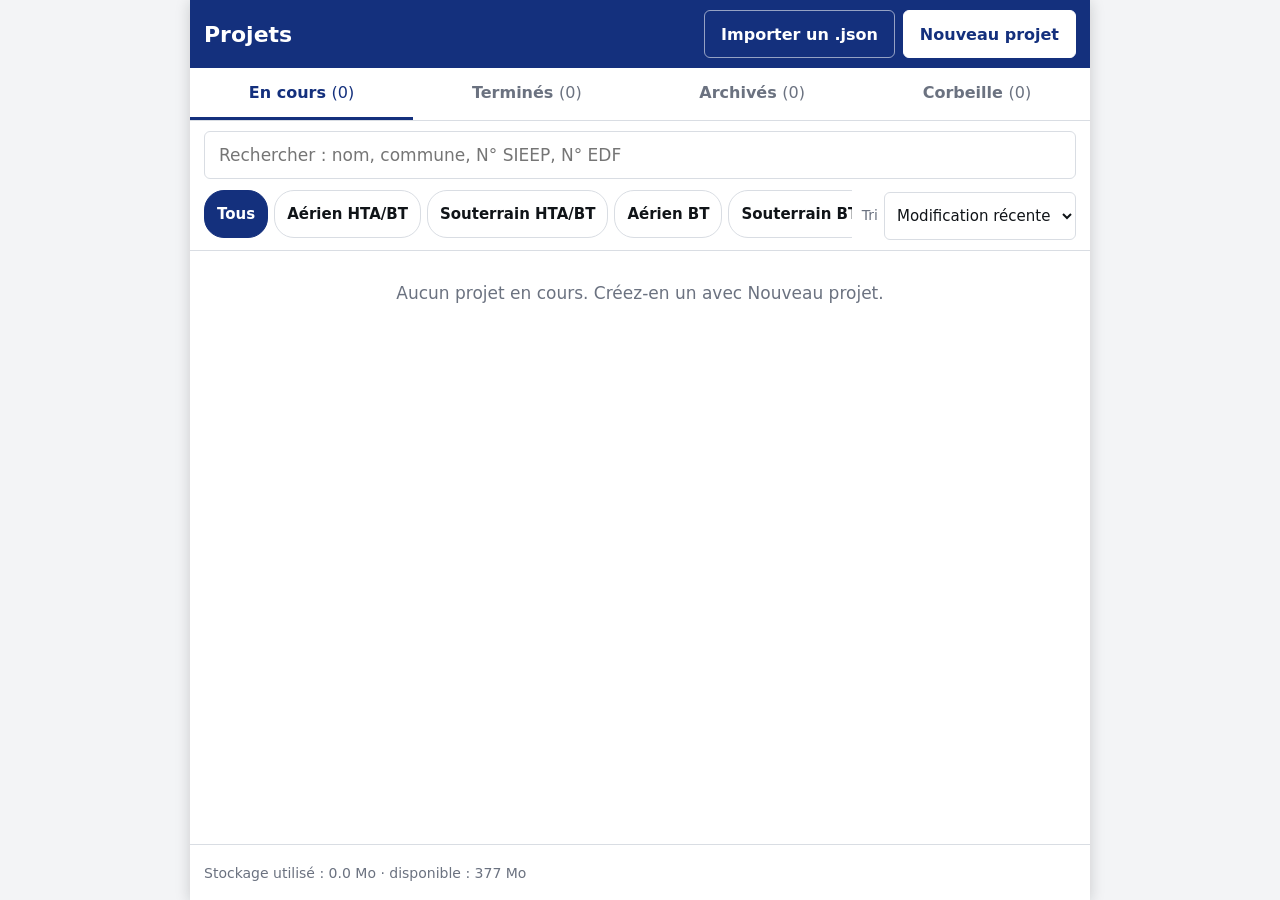
<file: index.html>
<!DOCTYPE html>
<html lang="fr">
<head>
<meta charset="utf-8">
<meta name="viewport" content="width=device-width, initial-scale=1, maximum-scale=1, user-scalable=no, viewport-fit=cover">
<meta name="theme-color" content="#14307D">
<meta name="mobile-web-app-capable" content="yes">
<title>Réseaux HC — tracé de réseaux BT/HTA</title>
<link rel="manifest" href="manifest.json">
<link rel="icon" href="icons/icon-192.png">
<link rel="apple-touch-icon" href="icons/icon-192.png">
<link rel="stylesheet" href="css/app.css">
<!-- Bibliothèques embarquées (aucune dépendance CDN) -->
<script src="vendor/pdf-lib/pdf-lib.min.js"></script>
<script src="vendor/fontkit/fontkit.umd.min.js"></script>
</head>
<body>
<div id="app" data-orientation="paysage">

  <!-- ====== Barre supérieure ====== -->
  <header id="barre-haut">
    <button class="btn-icone" id="btn-projets" title="Projets" aria-label="Projets">
      <svg viewBox="0 0 24 24"><path d="M3 5h6l2 2h10v12H3z" fill="none" stroke="currentColor" stroke-width="2"/></svg>
    </button>
    <div id="titre-projet">
      <span id="nom-projet" role="button" tabindex="0" title="Informations de l’affaire">Aucun projet</span>
      <span id="statut-projet" class="pastille-statut" hidden></span>
      <span id="etat-sauvegarde" title="État de la sauvegarde"></span>
    </div>
    <div id="actions-haut">
      <button class="btn-icone" id="btn-fond" title="Fond de plan (PDF, image, photo)">
        <svg viewBox="0 0 24 24"><rect x="3" y="4" width="18" height="16" fill="none" stroke="currentColor" stroke-width="2"/><path d="M3 16l5-5 4 4 3-3 6 6" fill="none" stroke="currentColor" stroke-width="2"/><circle cx="16" cy="9" r="1.6" fill="currentColor"/></svg>
      </button>
      <button class="btn-icone" id="btn-calques" title="Calques et filtres">
        <svg viewBox="0 0 24 24"><path d="M12 4l9 5-9 5-9-5z M3 14l9 5 9-5" fill="none" stroke="currentColor" stroke-width="2" stroke-linejoin="round"/></svg>
      </button>
      <button class="btn-icone" id="btn-a-completer" title="Objets à compléter">
        <svg viewBox="0 0 24 24"><circle cx="12" cy="12" r="9" fill="none" stroke="currentColor" stroke-width="2"/><path d="M12 7v6M12 16v1" stroke="currentColor" stroke-width="2.4" stroke-linecap="round"/></svg>
        <span class="badge" id="badge-a-completer" hidden>0</span>
      </button>
      <button class="btn-icone" id="btn-etiquettes" title="Masquer / afficher les étiquettes" aria-pressed="true">
        <svg viewBox="0 0 24 24"><path d="M4 7h12l4 5-4 5H4z" fill="none" stroke="currentColor" stroke-width="2" stroke-linejoin="round"/></svg>
      </button>
      <button class="btn-icone" id="btn-papier" title="Aperçu rendu papier">
        <svg viewBox="0 0 24 24"><path d="M6 3h9l4 4v14H6z" fill="none" stroke="currentColor" stroke-width="2"/><path d="M15 3v4h4" fill="none" stroke="currentColor" stroke-width="2"/></svg>
      </button>
      <button class="btn-icone" id="btn-export" title="Exporter (PDF, PNG, JSON)">
        <svg viewBox="0 0 24 24"><path d="M12 3v12M7 10l5 5 5-5M4 20h16" fill="none" stroke="currentColor" stroke-width="2" stroke-linecap="round" stroke-linejoin="round"/></svg>
      </button>
      <button class="btn-icone" id="btn-aide" title="Aide et raccourcis (?)">
        <svg viewBox="0 0 24 24"><circle cx="12" cy="12" r="9" fill="none" stroke="currentColor" stroke-width="2"/><path d="M9.5 9.5a2.5 2.5 0 1 1 3.5 2.3c-.7.4-1 1-1 1.7M12 17v.5" fill="none" stroke="currentColor" stroke-width="2" stroke-linecap="round"/></svg>
      </button>
    </div>
  </header>

  <!-- ====== Barre d'outils latérale ====== -->
  <nav id="barre-outils" aria-label="Outils">
    <div id="outils-principaux"></div>
    <div id="annuler-retablir">
      <button class="btn-outil" id="btn-annuler" title="Annuler (Ctrl+Z)" disabled>
        <svg viewBox="0 0 24 24"><path d="M9 7L4 12l5 5M4 12h11a5 5 0 0 1 0 10h-2" fill="none" stroke="currentColor" stroke-width="2" stroke-linecap="round" stroke-linejoin="round"/></svg>
      </button>
      <button class="btn-outil" id="btn-retablir" title="Rétablir (Ctrl+Y)" disabled>
        <svg viewBox="0 0 24 24"><path d="M15 7l5 5-5 5M20 12H9a5 5 0 0 0 0 10h2" fill="none" stroke="currentColor" stroke-width="2" stroke-linecap="round" stroke-linejoin="round"/></svg>
      </button>
    </div>
  </nav>

  <!-- ====== Zone de plan ====== -->
  <main id="zone-plan">
    <canvas id="fond-canvas"></canvas>
    <svg id="plan-svg" xmlns="http://www.w3.org/2000/svg">
      <g id="g-vue">
        <g id="g-objets"></g>
        <g id="g-temporaire"></g>
      </g>
      <g id="g-poignees"></g>
      <g id="g-curseur"></g>
    </svg>
    <div id="bandeau-archive" role="status" hidden>
      <span>Archivé — consultation</span>
      <button type="button" class="btn" data-action="desarchiver">Désarchiver pour modifier</button>
    </div>
    <div id="message-vide">
      <p>Ouvrez un projet, puis ajoutez un fond de plan (PDF, image ou photo).</p>
    </div>
    <div id="indicateur-zoom"></div>
    <!-- Plans du projet (v1.4.5) : visible à partir de 2 plans -->
    <div id="selecteur-plans" role="navigation" aria-label="Plans du projet" hidden></div>
    <div id="options-outil" hidden></div>
  </main>

  <!-- ====== Sélecteur réseau + état (toujours visible) ====== -->
  <section id="selecteur-courant" aria-label="Réseau et état en cours de tracé">
    <div class="groupe" id="sel-domaine"></div>
    <div class="groupe" id="sel-pose"></div>
    <div class="groupe" id="sel-etat"></div>
    <svg id="apercu-style" viewBox="0 0 120 24" aria-hidden="true"></svg>
  </section>

  <!-- ====== Tiroirs et panneaux ====== -->
  <aside id="palette" class="tiroir" hidden></aside>
  <aside id="palette-outils" class="tiroir" hidden></aside>
  <aside id="fiche" class="panneau" hidden></aside>
  <aside id="panneau-calques" class="panneau" hidden></aside>
  <aside id="panneau-a-completer" class="panneau" hidden></aside>

  <!-- Gestionnaire de projets plein écran (lot 1.4) -->
  <section id="gestionnaire" aria-label="Gestionnaire de projets" hidden></section>

  <!-- Éditeur du descriptif des travaux, plein écran (v1.5.0) -->
  <section id="editeur-descriptif" aria-label="Descriptif des travaux" hidden></section>

  <div id="menu-contextuel" hidden></div>
  <div id="curseur-stylet" hidden></div>
  <div id="notifications"></div>

  <!-- Boîtes de dialogue -->
  <dialog id="dlg-projets"></dialog>
  <dialog id="dlg-fond"></dialog>
  <dialog id="dlg-export"></dialog>
  <dialog id="dlg-aide"></dialog>
  <dialog id="dlg-note"></dialog>
  <dialog id="dlg-generique"></dialog>
  <dialog id="dlg-couleur"></dialog>

  <!-- Entrées de fichiers -->
  <input type="file" id="fichier-fond" accept="application/pdf,image/*" hidden>
  <input type="file" id="fichier-photo" accept="image/*" capture="environment" hidden>
  <input type="file" id="fichier-image" accept="image/*" hidden>
  <input type="file" id="fichier-projet" accept="application/json,.json,text/plain,.txt" hidden>
  <input type="file" id="fichier-nomenclature" accept="application/json,.json" hidden>
</div>

<script type="module" src="js/main.js"></script>
</body>
</html>
</file>
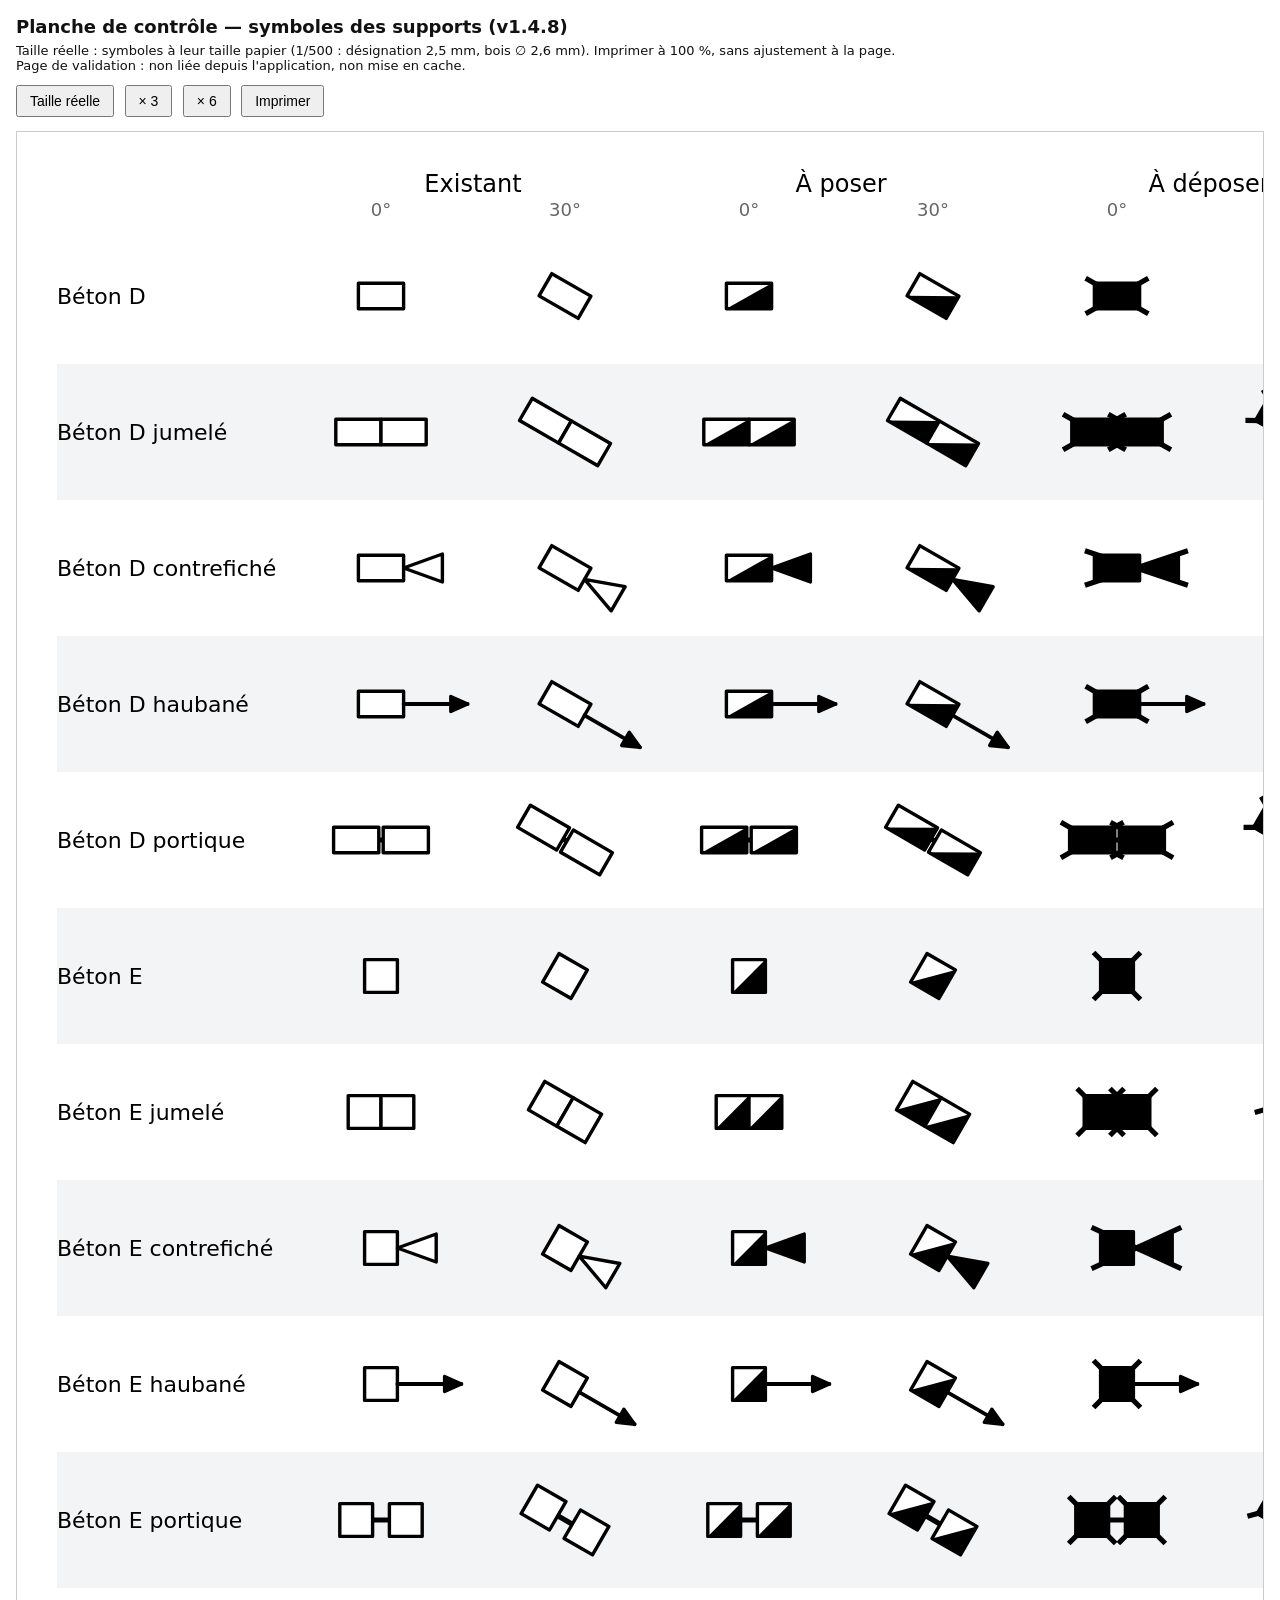
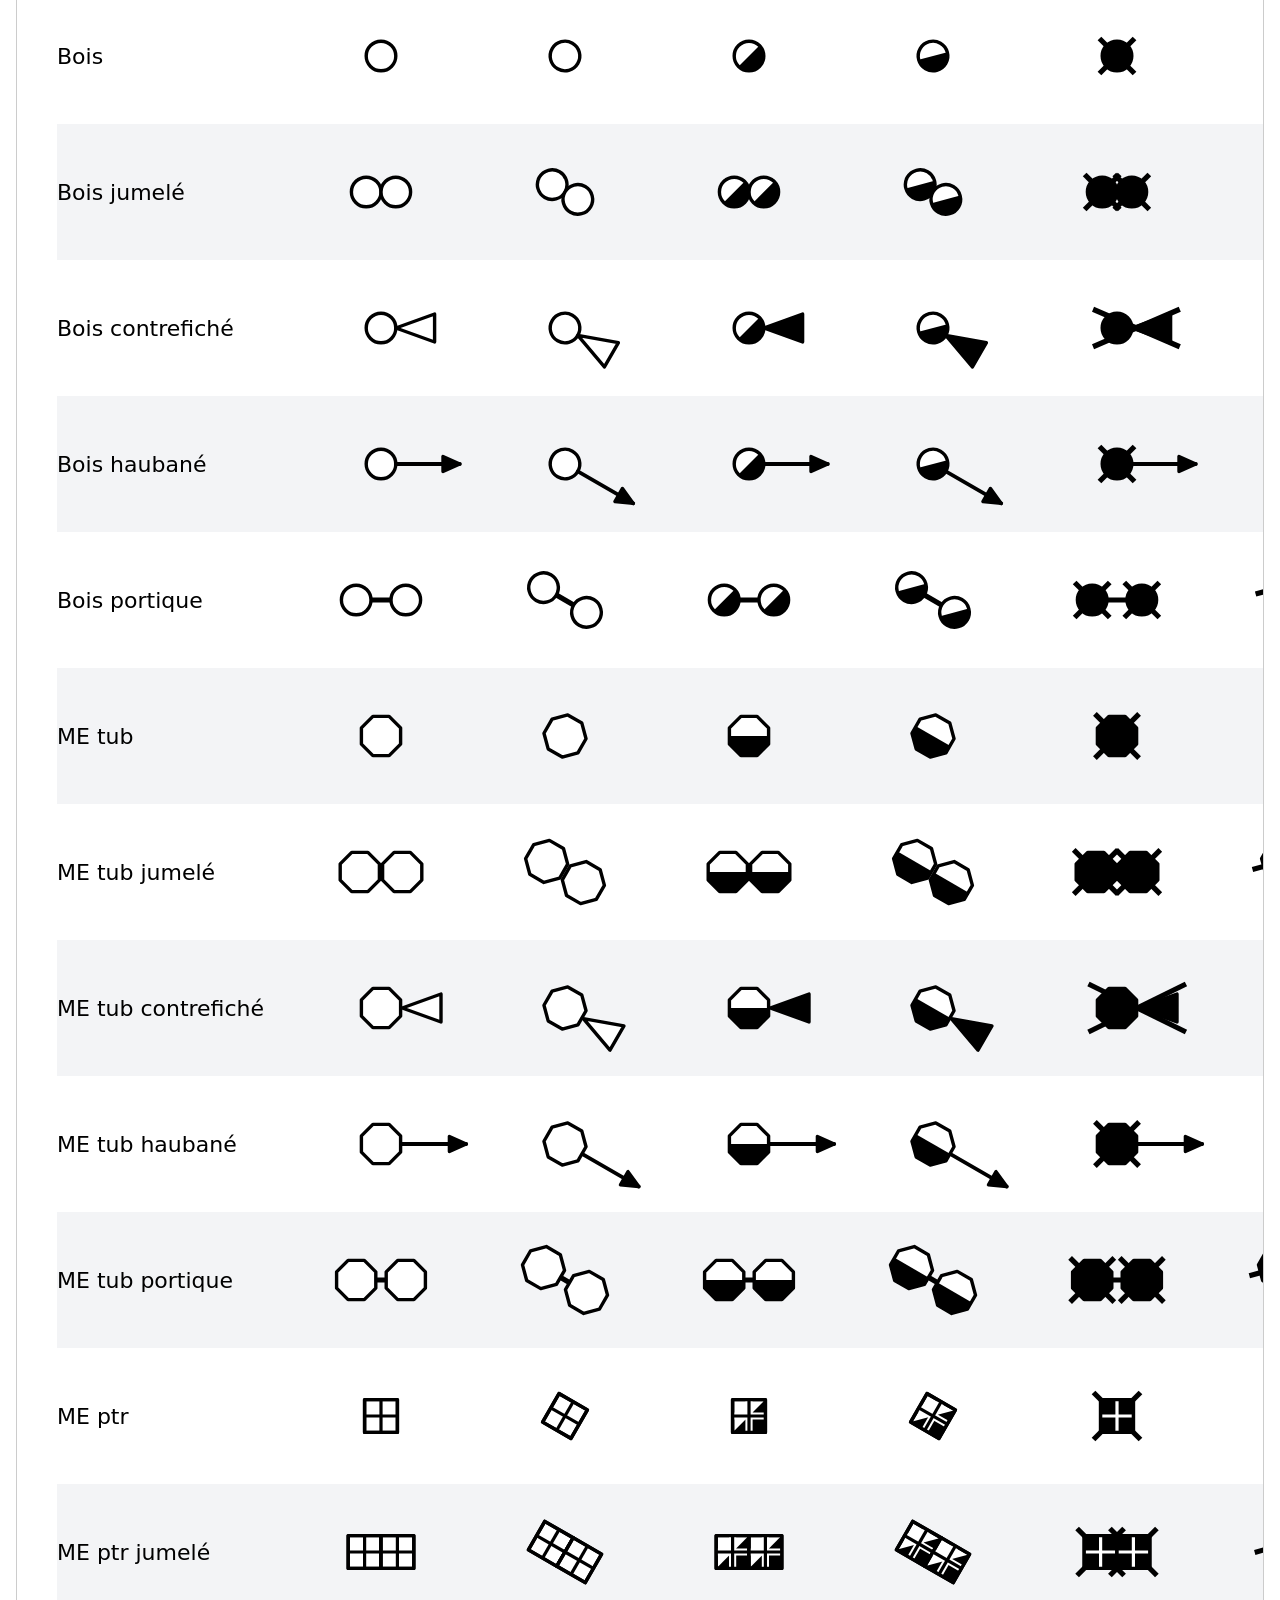
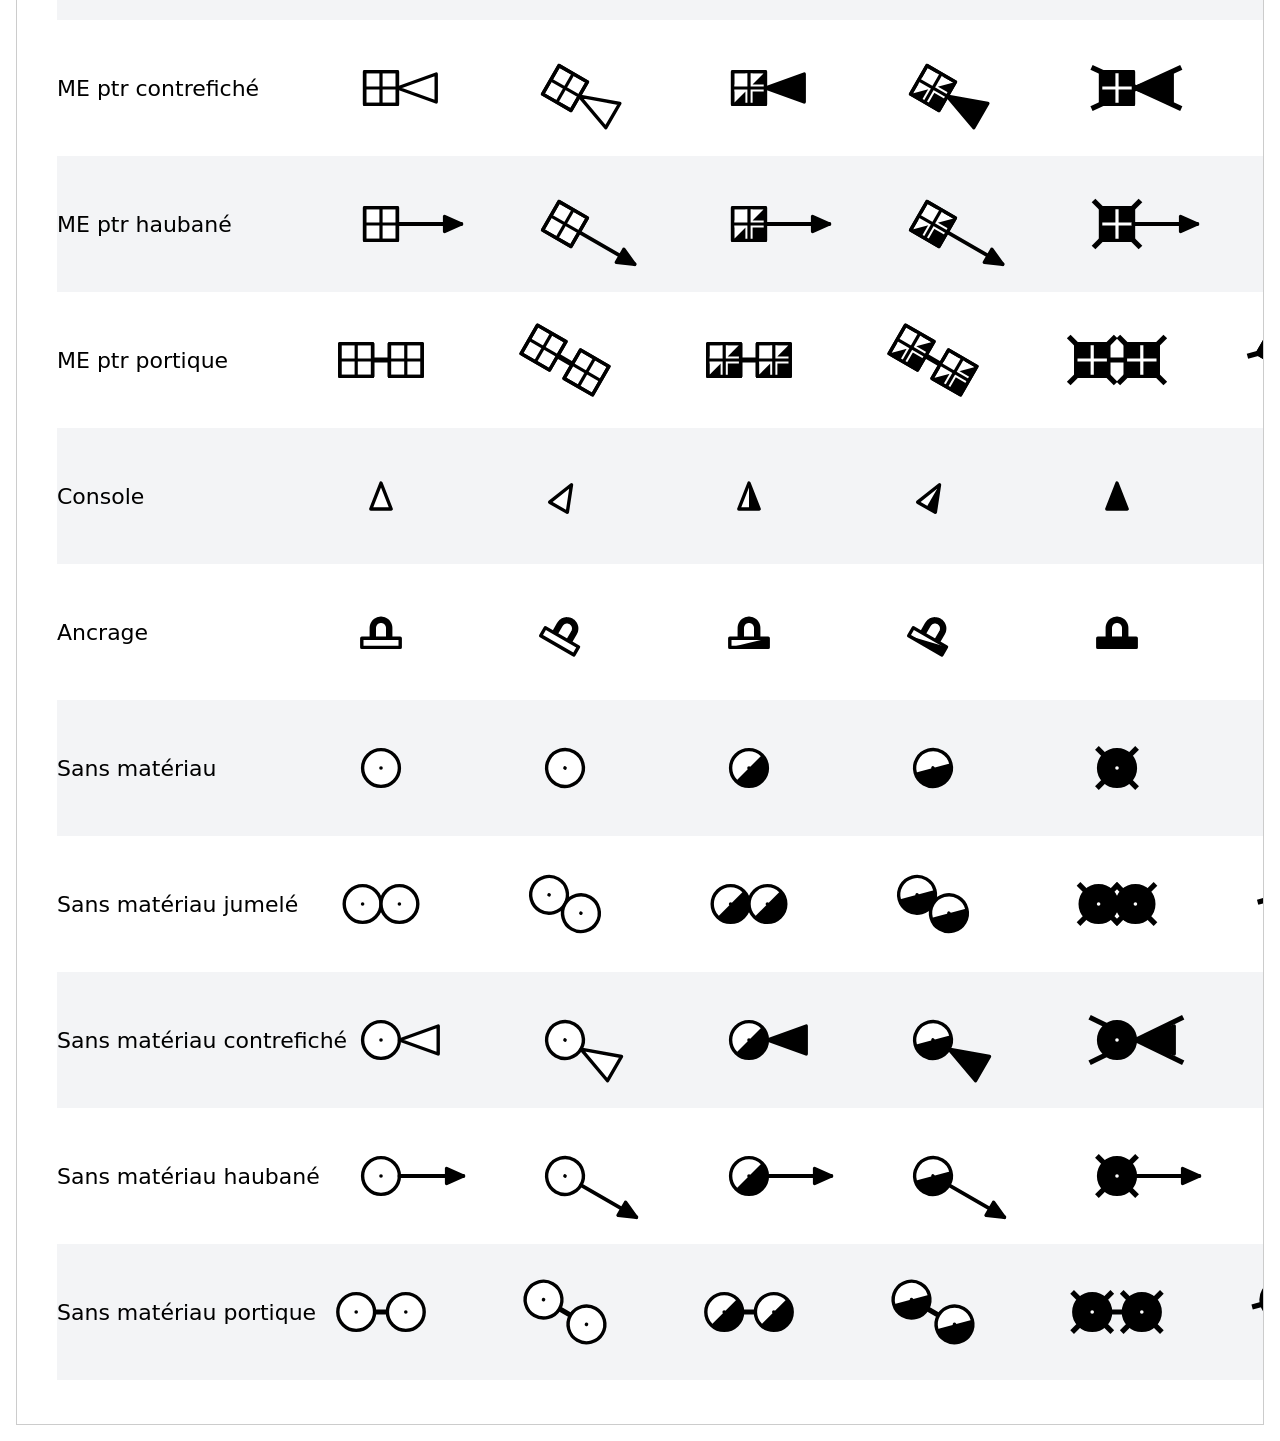
<file: planche-supports.html>
<!doctype html>
<html lang="fr">
<head>
<meta charset="utf-8">
<meta name="viewport" content="width=device-width, initial-scale=1">
<title>Planche de contrôle — symboles des supports (v1.4.8)</title>
<style>
  body { font-family: "DejaVu Sans", Arial, sans-serif; margin: 16px; color: #111; background: #fff; }
  h1 { font-size: 18px; margin: 0 0 6px; }
  p { font-size: 13px; margin: 4px 0 12px; max-width: 70em; }
  .outils { margin: 8px 0 14px; font-size: 14px; }
  .outils button { font-size: 14px; padding: 6px 12px; margin-right: 6px; }
  #planche { overflow: auto; border: 1px solid #ccc; }
  @media print { .outils, p.ecran { display: none; } #planche { border: none; overflow: visible; } }
</style>
</head>
<body>
<h1>Planche de contrôle — symboles des supports (v1.4.8)</h1>
<p class="ecran">Taille réelle : symboles à leur taille papier (1/500 : désignation 2,5 mm, bois ∅ 2,6 mm). Imprimer à 100 %, sans ajustement à la page. Page de validation : non liée depuis l'application, non mise en cache.</p>
<div class="outils">
  <button data-e="1">Taille réelle</button>
  <button data-e="3">× 3</button>
  <button data-e="6">× 6</button>
  <button onclick="window.print()">Imprimer</button>
</div>
<div id="planche"></div>
<script type="module">
  import { planche } from './js/planche-supports.js';
  const z = document.getElementById('planche');
  const afficher = (e) => { z.innerHTML = planche(e); };
  document.querySelectorAll('button[data-e]').forEach((b) => b.addEventListener('click', () => afficher(Number(b.dataset.e))));
  afficher(3);
</script>
</body>
</html>
</file>
<file: css/app.css>
/* app.css — Réseaux HC. Thème clair fort contraste, cibles tactiles ≥ 48 px, portrait et paysage. */

@font-face {
  font-family: 'DejaVu Sans';
  src: url('../vendor/fonts/DejaVuSans.ttf') format('truetype');
  font-display: swap;
}
/* v1.4.6 §1 : graisses et styles réels (notes mises en forme) */
@font-face { font-family: 'DejaVu Sans'; src: url('../vendor/fonts/DejaVuSans-Bold.ttf') format('truetype'); font-weight: bold; font-style: normal; font-display: swap; }
@font-face { font-family: 'DejaVu Sans'; src: url('../vendor/fonts/DejaVuSans-Oblique.ttf') format('truetype'); font-weight: normal; font-style: italic; font-display: swap; }
@font-face { font-family: 'DejaVu Sans'; src: url('../vendor/fonts/DejaVuSans-BoldOblique.ttf') format('truetype'); font-weight: bold; font-style: italic; font-display: swap; }

:root {
  --bleu: #14307D;            /* BTS à poser : couleur maîtresse de l'interface */
  --bleu-clair: #E3E9F7;
  --encre: #101418;
  --gris-1: #F3F4F6;
  --gris-2: #D9DDE3;
  --gris-3: #6B7280;
  --accent: #0A84FF;
  --alerte: #FF8A00;
  --danger: #B00020;
  --ok: #1B7F3B;
  --fond-panneau: #FFFFFF;
  --ombre: 0 2px 14px rgba(16, 20, 24, 0.18);
  --rayon: 6px;
  --barre-haut: 52px;
  --barre-outils: 64px;
  --panneau: 360px;
  --police-ui: "Segoe UI", Roboto, "Noto Sans", system-ui, sans-serif;
}

* { box-sizing: border-box; }
/* L'attribut hidden l'emporte toujours sur un display posé par une règle (v1.4.2 : bandeau d'archive, case de
 * « Libérer la place » et messages d'erreur restaient affichés malgré hidden). */
[hidden] { display: none !important; }
html, body { margin: 0; height: 100%; overflow: hidden; background: var(--gris-1); color: var(--encre); font-family: var(--police-ui); font-size: 15px; -webkit-tap-highlight-color: transparent; }
button, input, select, textarea { font: inherit; color: inherit; }
button { cursor: pointer; }
:focus-visible { outline: 3px solid var(--accent); outline-offset: 1px; }

#app {
  height: 100%;
  display: grid;
  grid-template-rows: var(--barre-haut) 1fr;
  grid-template-columns: var(--barre-outils) 1fr;
  grid-template-areas: "haut haut" "outils plan";
}

/* ---------- Barre haute ---------- */
#barre-haut { grid-area: haut; display: flex; align-items: center; gap: 4px; padding: 0 8px; background: var(--bleu); color: #fff; }
#titre-projet { flex: 1; min-width: 0; display: flex; align-items: baseline; gap: 10px; padding: 0 6px; }
#nom-projet { font-weight: 600; font-size: 16px; white-space: nowrap; overflow: hidden; text-overflow: ellipsis; }
#etat-sauvegarde { font-size: 13px; opacity: .85; min-width: 1.2em; }
#etat-sauvegarde.modifie { color: #FFD166; }
#etat-sauvegarde.sauve { color: #9BE7A5; }
#etat-sauvegarde.erreur { color: #FF7B7B; font-weight: 700; }
#actions-haut { display: flex; gap: 2px; }
#barre-haut .btn-icone { color: #fff; }
#barre-haut .btn-icone[aria-pressed="false"] { opacity: .55; }
#barre-haut .btn-icone[aria-pressed="true"]#btn-papier { background: rgba(255,255,255,.22); }

.btn-icone { position: relative; width: 48px; height: 48px; border: 0; background: transparent; border-radius: var(--rayon); display: inline-flex; align-items: center; justify-content: center; }
.btn-icone svg { width: 26px; height: 26px; }
.btn-icone:active { background: rgba(0,0,0,.12); }
.badge { position: absolute; top: 4px; right: 4px; min-width: 18px; height: 18px; padding: 0 5px; border-radius: 9px; background: var(--alerte); color: #000; font-size: 12px; font-weight: 700; line-height: 18px; text-align: center; }

/* ---------- Barre d'outils ---------- */
#barre-outils { grid-area: outils; display: flex; flex-direction: column; justify-content: space-between; background: #fff; border-right: 1px solid var(--gris-2); padding: 6px 0; overflow-y: auto; }
#outils-principaux, #annuler-retablir { display: flex; flex-direction: column; align-items: center; gap: 2px; }
#annuler-retablir { border-top: 1px solid var(--gris-2); padding-top: 6px; }
.btn-outil { position: relative; width: 58px; height: 50px; border: 0; background: transparent; border-radius: var(--rayon); color: var(--encre); display: flex; flex-direction: column; align-items: center; justify-content: center; gap: 1px; }
.btn-outil svg { width: 22px; height: 22px; }
.btn-outil .libelle-outil { font-size: 11px; font-weight: 700; line-height: 1; letter-spacing: .01em; }
.btn-outil .touche { position: absolute; right: 4px; top: 3px; font-size: 9px; color: var(--gris-3); }
.btn-outil.actif { background: var(--bleu); color: #fff; box-shadow: inset 0 0 0 2px #FFD166; }
.btn-outil.actif .touche { color: #fff; opacity: .85; }
.btn-outil:disabled { opacity: .3; }
.btn-palette { border-top: 1px solid var(--gris-2); border-radius: 0; margin-top: 4px; padding-top: 6px; height: 56px; }
#annuler-retablir .btn-outil { height: 44px; }
/* v1.4.9 §3.3 : bascule pose continue / unique — liseré discret quand la pose unique est active */
.btn-mode-pose { border-top: 1px solid var(--gris-2); border-radius: 0; margin-top: 4px; min-height: 48px; }
.btn-mode-pose[data-mode="unique"] { color: var(--bleu); box-shadow: inset 3px 0 0 var(--bleu); }
/* v1.4.9 §4 : rappel de couleur personnalisée en tête de fiche, couleur du tracé dans Avancé */
.rappel-couleur-perso { margin: 0 0 6px; padding: 4px 8px; font-size: 12px; border-left-color: #B26B00; background: #FFF8EC; }
.ligne-couleur-trace { display: flex; align-items: flex-end; gap: 8px; flex-wrap: wrap; }
.ligne-couleur-trace small { font-weight: 400; color: var(--gris-3); margin-left: 4px; }

/* ---------- Zone de plan ---------- */
#zone-plan { grid-area: plan; position: relative; overflow: hidden; background: #E9EBEF; touch-action: none; user-select: none; -webkit-user-select: none; }
#fond-canvas { position: absolute; left: 0; top: 0; transform-origin: 0 0; image-rendering: auto; }
#plan-svg { position: absolute; inset: 0; width: 100%; height: 100%; overflow: visible; font-family: 'DejaVu Sans', Arial, sans-serif; }
#plan-svg text { user-select: none; pointer-events: none; }
#zone-plan[data-outil="selection"] { cursor: default; }
#zone-plan[data-outil="troncon"], #zone-plan[data-outil="support"], #zone-plan[data-outil="coffret"], #zone-plan[data-outil="poste"], #zone-plan[data-outil="boite_jonction"], #zone-plan[data-outil="eras"], #zone-plan[data-outil="malt"], #zone-plan[data-outil="note"] { cursor: crosshair; }
#zone-plan[data-outil="gomme"] { cursor: not-allowed; }
#zone-plan[data-outil="masque"], #zone-plan[data-outil="lanterne_ep"], #zone-plan[data-outil="boucle_ep"], #zone-plan[data-outil="annotation"] { cursor: crosshair; }
#message-vide { position: absolute; inset: 0; display: flex; align-items: center; justify-content: center; text-align: center; padding: 24px; color: var(--gris-3); font-size: 17px; pointer-events: none; }
#message-vide[hidden] { display: none; }
#indicateur-zoom { position: absolute; right: 8px; top: 8px; padding: 2px 8px; font-size: 12px; background: rgba(255,255,255,.8); border-radius: 4px; color: var(--gris-3); pointer-events: none; }

.objet.survol { filter: drop-shadow(0 0 2px var(--accent)) drop-shadow(0 0 4px var(--accent)); }
.objet.selectionne { filter: drop-shadow(0 0 1.5px var(--accent)); }
.poignee { cursor: grab; }
.poignee-rotation { cursor: alias; }
.contour-selection { pointer-events: none; }
.mode-papier .marque-incomplet, .mode-papier #g-poignees, .mode-papier #g-curseur { display: none; }
.mode-papier #zone-plan { background: #fff; }

#curseur-stylet { display: none; }

/* ---------- Sélecteur réseau / état ---------- */
#selecteur-courant { position: absolute; left: calc(var(--barre-outils) + 8px); bottom: 8px; display: flex; flex-wrap: wrap; align-items: center; gap: 6px 12px; padding: 6px 10px; background: rgba(255,255,255,.94); border: 1px solid var(--gris-2); border-radius: 10px; box-shadow: var(--ombre); z-index: 5; max-width: calc(100% - var(--barre-outils) - 16px); }
.groupe { display: flex; gap: 4px; }
.chip { min-height: 40px; padding: 0 12px; border: 1.5px solid var(--gris-2); background: #fff; border-radius: 20px; font-size: 14px; font-weight: 600; color: var(--encre); }
.chip.actif { background: var(--bleu); border-color: var(--bleu); color: #fff; }
.chip-domaine.actif { background: var(--couleur, var(--bleu)); border-color: var(--couleur, var(--bleu)); color: #fff; text-shadow: 0 0 2px rgba(0,0,0,.6); }
.chip.petit { min-height: 34px; padding: 0 10px; font-size: 13px; font-weight: 500; }
#apercu-style { width: 120px; height: 24px; }
.mode-papier #selecteur-courant, .mode-papier #barre-outils, .mode-papier #indicateur-zoom { display: none; }
.mode-papier #app { grid-template-columns: 0 1fr; }

#app:has(.panneau:not([hidden])) #selecteur-courant { max-width: calc(100% - var(--barre-outils) - var(--panneau) - 16px); }
#app[data-orientation="portrait"]:has(.panneau:not([hidden])) #selecteur-courant { display: none; }

/* ---------- Panneaux et tiroir ---------- */
.panneau, .tiroir { position: absolute; top: var(--barre-haut); bottom: 0; width: var(--panneau); max-width: 100%; background: var(--fond-panneau); box-shadow: var(--ombre); display: flex; flex-direction: column; z-index: 20; }
.panneau { right: 0; border-left: 1px solid var(--gris-2); }
.tiroir { left: var(--barre-outils); border-right: 1px solid var(--gris-2); }
.panneau[hidden], .tiroir[hidden] { display: none; }
.entete-panneau { display: flex; align-items: center; gap: 8px; padding: 6px 6px 6px 14px; border-bottom: 1px solid var(--gris-2); background: var(--gris-1); }
.entete-panneau h2 { flex: 1; margin: 0; font-size: 17px; }
.entete-panneau .repere { margin-left: 8px; padding: 1px 8px; border-radius: 10px; background: var(--bleu-clair); color: var(--bleu); font-size: 13px; }
.entete-panneau .repere-saisie { width: 84px; min-height: 40px; padding: 4px 8px; border: 1.5px solid var(--bleu); border-radius: 20px; background: #fff; color: var(--bleu); font-weight: 700; text-align: center; font-size: 15px; }
.entete-panneau .complet { width: 26px; height: 26px; border-radius: 13px; display: inline-flex; align-items: center; justify-content: center; font-weight: 700; }
.complet.oui { background: #DDF5E3; color: var(--ok); }
.complet.non { background: #FFE8CC; color: #8A4B00; }
.contenu { flex: 1; overflow-y: auto; padding: 8px 14px 16px; }
.pied-panneau { display: flex; gap: 8px; padding: 8px 14px; border-top: 1px solid var(--gris-2); background: var(--gris-1); flex-wrap: wrap; }
.pied-panneau .btn-primaire { margin-left: auto; }
.bloc { padding: 10px 0; border-bottom: 1px solid var(--gris-2); }
.bloc:last-child { border-bottom: 0; }
.bloc h3 { margin: 0 0 8px; font-size: 13px; font-weight: 700; color: var(--gris-3); }
label { display: block; margin: 8px 0; font-size: 13px; color: var(--gris-3); }
label input:not([type=checkbox]):not([type=range]), label select, textarea { display: block; width: 100%; margin-top: 3px; min-height: 44px; padding: 8px 10px; border: 1.5px solid var(--gris-2); border-radius: var(--rayon); background: #fff; color: var(--encre); font-size: 15px; }
textarea { width: 100%; resize: vertical; }
label.case { display: flex; align-items: center; gap: 8px; min-height: 44px; margin: 4px 0; color: var(--encre); font-size: 14px; }
label.case input { width: 22px; height: 22px; }
input[type=range] { width: 100%; height: 44px; margin: 0; }
.ligne2 { display: grid; grid-template-columns: 1fr 1fr; gap: 10px; }
.ligne2.compact { display: flex; align-items: center; gap: 8px; margin: 0; }
.ligne2.compact select { min-height: 44px; width: auto; }
.chips { display: flex; flex-wrap: wrap; gap: 6px; }
.aide { margin: 6px 0; padding: 8px 10px; border-left: 3px solid var(--bleu-clair); background: #F7F9FE; font-size: 13px; color: #334; }
.vide { color: var(--gris-3); font-size: 14px; padding: 8px 0; }
.designation-auto { font-size: 14px; margin: 4px 0; }
details summary { cursor: pointer; font-size: 13px; font-weight: 700; color: var(--gris-3); min-height: 32px; }

.btn { min-height: 44px; padding: 0 16px; border: 1.5px solid var(--gris-2); border-radius: var(--rayon); background: #fff; font-weight: 600; }
.btn-primaire { background: var(--bleu); border-color: var(--bleu); color: #fff; }
.btn-danger { color: var(--danger); border-color: #F1C0C8; }
.btn:active { filter: brightness(.92); }

/* Matériel associé */
.liste-materiel { display: flex; flex-direction: column; gap: 4px; }
.ligne-materiel { display: grid; grid-template-columns: 58px 1fr auto 40px; align-items: center; gap: 4px; }
.ligne-materiel .ordre { display: flex; }
.ligne-materiel .ordre .btn-icone { width: 30px; height: 40px; font-size: 11px; }
.ligne-materiel .ordre .btn-icone:disabled { opacity: .25; }
.ligne-materiel > .btn-icone { width: 40px; height: 40px; }
.ligne-materiel .qte { min-height: 40px; padding: 4px 6px; border: 1.5px solid var(--gris-2); border-radius: var(--rayon); text-align: center; }
.ligne-materiel .qte:focus { outline: 2px solid var(--bleu); outline-offset: 1px; }
#fiche-remplacement { background: #FFF8E8; margin: 0 -14px; padding: 10px 14px; }
.palette-couleur { display: flex; flex-wrap: wrap; align-items: center; gap: 4px; }

/* ---------- Sélecteur de couleur (v13.4) ---------- */
.declencheur-couleur { display: inline-flex; align-items: center; gap: 8px; }
.declencheur-couleur .pastille.grande { width: 44px; height: 44px; border-radius: 8px; border: 2px solid #fff; box-shadow: 0 0 0 1.5px var(--gris-2); }
.declencheur-couleur .valeur-hex { font-family: ui-monospace, monospace; font-size: 13px; color: var(--gris-5, #555); }
#dlg-couleur { border: none; border-radius: var(--rayon); padding: 0; background: transparent; }
#dlg-couleur::backdrop { background: rgba(0, 0, 0, .35); }
.selecteur-couleur { width: 380px; max-width: 94vw; background: #fff; border-radius: var(--rayon); padding: 14px; display: flex; flex-direction: column; gap: 10px; }
.selecteur-couleur h2 { margin: 0; font-size: 17px; }
.selecteur-couleur h3 { margin: 0 0 4px; font-size: 13px; font-weight: 600; color: var(--gris-5, #555); }
.selecteur-couleur .rangee { display: flex; flex-wrap: wrap; align-items: center; gap: 5px; }
.selecteur-couleur .rangee .pastille { width: 34px; height: 34px; border-radius: 17px; }
.selecteur-couleur .nid-abeilles { display: flex; flex-direction: column; align-items: center; }
.selecteur-couleur .rangee-hex { display: flex; justify-content: center; margin-top: calc(var(--pastille) * -0.24); }
.selecteur-couleur .rangee-hex:first-child { margin-top: 0; }
.selecteur-couleur .hexagone {
  width: var(--pastille); height: calc(var(--pastille) * 1.1); margin: 0 1px; padding: 0; border: none; cursor: pointer;
  clip-path: polygon(50% 0%, 100% 25%, 100% 75%, 50% 100%, 0% 75%, 0% 25%);
}
.selecteur-couleur .hexagone.actif, .selecteur-couleur .pastille.actif { outline: 3px solid var(--bleu); outline-offset: -3px; }
.selecteur-couleur .gris { justify-content: center; }
.selecteur-couleur .gris .hexagone { width: calc(var(--pastille) * 0.8); height: calc(var(--pastille) * 0.88); }
.selecteur-couleur .courante { width: 34px; height: 34px; margin-left: 10px; border-radius: 6px; box-shadow: 0 0 0 1.5px var(--gris-2); }
.selecteur-couleur .boutons { display: flex; justify-content: flex-end; gap: 8px; }
/* Vue « Personnalisé » */
.selecteur-couleur .zone-perso { display: flex; gap: 10px; }
.selecteur-couleur .carre-ts {
  position: relative; flex: 1; height: 170px; border-radius: 4px; touch-action: none;
  background:
    linear-gradient(to bottom, rgba(255,255,255,0) 0%, #fff 100%),
    linear-gradient(to right, #f00 0%, #ff0 17%, #0f0 33%, #0ff 50%, #00f 67%, #f0f 83%, #f00 100%);
}
.selecteur-couleur .viseur { position: absolute; width: 14px; height: 14px; margin: -7px 0 0 -7px; border: 2px solid #fff; border-radius: 7px; box-shadow: 0 0 0 1.5px #000; pointer-events: none; }
.selecteur-couleur .barre-lum { position: relative; width: 34px; height: 170px; border-radius: 4px; touch-action: none; background: linear-gradient(to bottom, #fff 0%, var(--teinte, #808080) 50%, #000 100%); }
.selecteur-couleur .curseur-lum { position: absolute; left: -6px; right: -6px; height: 0; margin-top: -1px; border-top: 3px solid #000; border-bottom: 1px solid #fff; pointer-events: none; }
.selecteur-couleur .champs-rvb { display: grid; grid-template-columns: repeat(2, 1fr); gap: 8px; }
.selecteur-couleur .champs-rvb input { min-height: 44px; font-size: 16px; }
.selecteur-couleur .ligne-perso select { min-height: 44px; }
.selecteur-couleur .avant-apres { display: flex; align-items: center; gap: 8px; }
.selecteur-couleur .echantillon { width: 54px; height: 30px; border-radius: 4px; box-shadow: 0 0 0 1.5px var(--gris-2); }
.pipette-bouton.actif { background: var(--bleu); color: #fff; }
.chip.petit.actif { background: var(--bleu); color: #fff; }
.ligne-materiel .lib { font-size: 14px; overflow: hidden; text-overflow: ellipsis; white-space: nowrap; }
.ligne-materiel small { color: var(--gris-3); }
.ajout-materiel { position: relative; margin-top: 8px; }
.ajout-materiel input { width: 100%; min-height: 44px; padding: 8px 10px; border: 1.5px solid var(--gris-2); border-radius: var(--rayon); }
.ajout-materiel .resultats { position: absolute; left: 0; right: 0; top: 100%; max-height: 260px; overflow-y: auto; background: #fff; border: 1px solid var(--gris-2); border-radius: var(--rayon); box-shadow: var(--ombre); z-index: 3; }
.ajout-materiel .resultats button { display: flex; flex-direction: column; align-items: flex-start; width: 100%; min-height: 48px; padding: 6px 10px; border: 0; border-bottom: 1px solid var(--gris-1); background: #fff; text-align: left; }
.ajout-materiel .resultats small { color: var(--gris-3); }
.packages { display: flex; flex-wrap: wrap; gap: 6px; margin-top: 8px; }
#fiche-materiel .ligne2 { grid-template-columns: 1fr auto; margin-top: 8px; }
#fiche-materiel .ligne2 input { min-height: 44px; padding: 8px 10px; border: 1.5px solid var(--gris-2); border-radius: var(--rayon); }

/* Palette */
.recherche { padding: 8px 10px; }
.recherche input { width: 100%; min-height: 44px; padding: 8px 10px; border: 1.5px solid var(--gris-2); border-radius: var(--rayon); }
.onglets { display: flex; border-bottom: 1px solid var(--gris-2); }
.onglets button { flex: 1; min-height: 44px; border: 0; background: transparent; font-weight: 600; color: var(--gris-3); border-bottom: 3px solid transparent; }
.onglets button.actif { color: var(--bleu); border-bottom-color: var(--bleu); }
.filtres { display: grid; grid-template-columns: 1fr 1fr; gap: 6px; padding: 8px 10px; }
.filtres select { min-height: 40px; border: 1.5px solid var(--gris-2); border-radius: var(--rayon); background: #fff; padding: 0 6px; font-size: 13px; }
.liste { flex: 1; overflow-y: auto; }
.groupe-categorie { position: sticky; top: 0; padding: 6px 12px; background: var(--gris-1); font-size: 12px; font-weight: 700; color: var(--gris-3); z-index: 1; }
.article { display: grid; grid-template-columns: 52px 1fr 44px; align-items: center; gap: 8px; min-height: 56px; padding: 4px 6px 4px 10px; border-bottom: 1px solid var(--gris-1); }
.article:active, .article.actif { background: var(--bleu-clair); }
.article.desactive { opacity: .42; }
.article.desactive:active { background: transparent; }
.article .apercu { width: 48px; height: 40px; display: flex; align-items: center; justify-content: center; color: var(--gris-3); }
.article .apercu svg { width: 44px; height: 36px; font-family: 'DejaVu Sans', sans-serif; }
.article .libelle { font-size: 14px; line-height: 1.25; }
.article .meta { font-size: 12px; color: var(--gris-3); }
.article.associable .libelle { color: #334; }
.favori { color: var(--gris-3); font-size: 20px; }
.favori.actif { color: var(--alerte); }

/* Calques */
.ligne-calque { display: grid; grid-template-columns: 1fr 44px 110px; align-items: center; gap: 6px; }
.ligne-calque input[type=range] { height: 40px; }
.verrou.actif { background: var(--bleu-clair); }

/* À compléter */
.liste-objets { display: flex; flex-direction: column; gap: 4px; }
.objet-ligne { display: grid; grid-template-columns: auto auto 1fr; gap: 4px 10px; width: 100%; min-height: 52px; padding: 6px 10px; border: 1px solid var(--gris-2); border-radius: var(--rayon); background: #fff; text-align: left; }
.objet-ligne .type { font-size: 12px; color: var(--gris-3); }
.objet-ligne .repere { font-weight: 700; color: var(--bleu); }
.objet-ligne .designation { font-size: 14px; }
.objet-ligne .manque { grid-column: 1 / -1; font-size: 12px; color: #8A4B00; }

/* Menu contextuel */
#menu-contextuel { position: fixed; z-index: 50; min-width: 220px; padding: 4px; background: #fff; border: 1px solid var(--gris-2); border-radius: 8px; box-shadow: var(--ombre); }
#menu-contextuel[hidden] { display: none; }
#menu-contextuel button { display: block; width: 100%; min-height: 46px; padding: 0 14px; border: 0; background: transparent; text-align: left; font-size: 15px; border-radius: 4px; }
#menu-contextuel button:active { background: var(--bleu-clair); }
#menu-contextuel button.danger { color: var(--danger); }
#menu-contextuel button.actif { font-weight: 700; color: var(--bleu); }
#menu-contextuel .sous-menu { border-top: 1px solid var(--gris-1); margin-top: 4px; padding-top: 4px; }
#menu-contextuel .titre { padding: 4px 14px 0; font-size: 12px; color: var(--gris-3); }

/* Notifications */
#notifications { position: fixed; left: 50%; bottom: 76px; transform: translateX(-50%); display: flex; flex-direction: column; gap: 6px; z-index: 60; pointer-events: none; }
.notification { padding: 10px 16px; background: var(--encre); color: #fff; border-radius: 8px; font-size: 14px; box-shadow: var(--ombre); max-width: 80vw; animation: apparition .18s ease-out; }
.notification.sortie { opacity: 0; transition: opacity .3s; }
@keyframes apparition { from { opacity: 0; transform: translateY(6px); } to { opacity: 1; transform: none; } }

/* Dialogues */
dialog { border: 0; border-radius: 12px; padding: 0; box-shadow: 0 10px 40px rgba(0,0,0,.3); max-width: min(560px, 94vw); width: 100%; max-height: 90vh; }
dialog::backdrop { background: rgba(16,20,24,.45); }
.dialogue { padding: 18px 20px; }
.dialogue h2 { margin: 0 0 12px; font-size: 19px; }
.dialogue h3 { margin: 14px 0 6px; font-size: 14px; color: var(--gris-3); }
.dialogue .boutons { display: flex; justify-content: flex-end; gap: 8px; margin-top: 16px; }
.dialogue .boutons.colonne { flex-direction: column; align-items: stretch; }
.dialogue .boutons.colonne .btn { text-align: left; min-height: 52px; }
.dialogue ul { padding-left: 18px; margin: 6px 0; }
.dialogue li { margin: 4px 0; font-size: 14px; }
.dialogue table { border-collapse: collapse; font-size: 14px; width: 100%; }
.dialogue td { padding: 4px 8px; border-bottom: 1px solid var(--gris-1); vertical-align: top; }
.dialogue td:first-child { white-space: nowrap; font-weight: 600; color: var(--bleu); }
.aide { overflow-y: auto; }
.entete-dialogue { display: flex; align-items: center; }
.entete-dialogue h2 { flex: 1; margin: 0; }
.actions-projets { display: flex; gap: 8px; margin: 6px 0 12px; }
.liste-projets { max-height: 52vh; overflow-y: auto; display: flex; flex-direction: column; gap: 6px; }
.projet { display: flex; align-items: center; gap: 6px; border: 1px solid var(--gris-2); border-radius: var(--rayon); }
.projet.courant { border-color: var(--bleu); background: #F7F9FE; }
.projet .infos { flex: 1; min-width: 0; padding: 10px 12px; cursor: pointer; min-height: 56px; }
.projet .nom { font-weight: 600; }
.projet .commune { font-weight: 400; color: var(--gris-3); }
.projet .meta { font-size: 12px; color: var(--gris-3); }
.projet .actions { display: flex; }
.note .couleurs { display: flex; gap: 8px; margin: 10px 0; }
.pastille { width: 40px; height: 40px; border-radius: 20px; border: 3px solid #fff; box-shadow: 0 0 0 1.5px var(--gris-2); }
.pastille.actif { box-shadow: 0 0 0 3px var(--bleu); }
.note textarea { font-size: 16px; }

/* ---------- Portrait : panneaux en bas ---------- */
#app[data-orientation="portrait"] .panneau { top: auto; left: 0; right: 0; width: auto; height: 52vh; border-left: 0; border-top: 1px solid var(--gris-2); border-radius: 14px 14px 0 0; }
#app[data-orientation="portrait"] .tiroir { width: min(var(--panneau), calc(100% - var(--barre-outils))); }
#app[data-orientation="portrait"] #selecteur-courant { left: calc(var(--barre-outils) + 6px); gap: 4px 8px; padding: 5px 8px; }
#app[data-orientation="portrait"] .chip { padding: 0 9px; font-size: 13px; }
#app[data-orientation="portrait"] #apercu-style { width: 90px; }
@media (max-width: 700px) {
  :root { --barre-outils: 58px; }
  .btn-outil { width: 54px; height: 48px; }
  #nom-projet { font-size: 14px; }
  #barre-haut .btn-icone { width: 42px; }
}
@media (prefers-reduced-motion: reduce) { .notification { animation: none; } }

/* ---------- Lot 1.2 ---------- */
.palette-couleur { display: flex; flex-wrap: wrap; align-items: center; gap: 5px; margin-top: 4px; }
.palette-couleur .pastille { width: 30px; height: 30px; border-radius: 15px; border: 2px solid #fff; box-shadow: 0 0 0 1.5px var(--gris-2); }
.palette-couleur .pastille.actif { box-shadow: 0 0 0 3px var(--bleu); }
.palette-couleur input { width: 92px; min-height: 36px; margin: 0; padding: 4px 6px; border: 1.5px solid var(--gris-2); border-radius: var(--rayon); font-family: monospace; }
.bloc-reglages { margin: 6px 0 10px; padding: 0 8px; border: 1px solid var(--gris-2); border-radius: var(--rayon); }
.bloc-reglages summary { min-height: 40px; display: flex; align-items: center; }
.bloc-reglages .btn { margin: 6px 0 10px; }
.chips.echelles { margin: 8px 0; }
.couleurs-outils { display: flex; gap: 6px; padding: 8px 10px; border-bottom: 1px solid var(--gris-2); }
.couleurs-outils .pastille { width: 34px; height: 34px; border-radius: 17px; border: 2px solid #fff; box-shadow: 0 0 0 1.5px var(--gris-2); }
.couleurs-outils .pastille.actif { box-shadow: 0 0 0 3px var(--bleu); }
#palette-outils .aide { margin: 6px 10px; }
.poignee.active { filter: drop-shadow(0 0 3px var(--accent)); }
.alerte-lisibilite { pointer-events: none; }

/* ---------- Lot 1.3 ---------- */
#options-outil { position: absolute; left: 8px; top: 8px; z-index: 6; display: flex; flex-wrap: wrap; align-items: center; gap: 6px 12px; max-width: calc(100% - 90px); padding: 6px 10px; background: rgba(255,255,255,.94); border: 1px solid var(--gris-2); border-radius: 10px; box-shadow: var(--ombre); font-size: 13px; }
#options-outil[hidden] { display: none; }
#options-outil .titre-options { font-weight: 700; color: var(--bleu); }
#options-outil .modes-masque .chip { display: inline-flex; align-items: center; gap: 6px; }
#options-outil .apercu-masque svg { width: 28px; height: 18px; display: block; }
#options-outil .reglette { display: flex; align-items: center; gap: 6px; margin: 0; color: var(--encre); }
#options-outil .reglette input[type=range] { width: 110px; height: 36px; }
#options-outil .reglette.inactif { opacity: .45; }
#options-outil input[type=color] { width: 40px; height: 32px; padding: 0; border: 1.5px solid var(--gris-2); border-radius: var(--rayon); background: #fff; }
#options-outil .aide-options { color: var(--gris-3); }
.mode-papier #options-outil, .mode-papier .contour-masque { display: none; }

/* ---------- Rognage d'une image libre (v1.4.7) : barre flottante, écran seulement ---------- */
#barre-rognage { position: absolute; left: 50%; top: 8px; transform: translateX(-50%); z-index: 6; width: min(560px, calc(100% - 16px)); box-sizing: border-box; display: flex; flex-wrap: wrap; align-items: center; justify-content: space-between; gap: 6px 12px; padding: 6px 8px 6px 12px; background: rgba(255,255,255,.97); border: 1.5px solid var(--accent); border-radius: var(--rayon); box-shadow: var(--ombre); color: var(--encre); font-size: 14px; line-height: 1.3; }
#barre-rognage[hidden] { display: none; }
.boutons-image { display: flex; flex-wrap: wrap; gap: 6px; margin: 6px 0; }
.boutons-image .btn:disabled { opacity: .45; }
#barre-rognage .rognage-consigne { flex: 1 1 220px; font-weight: 600; }
#barre-rognage .rognage-actions { display: flex; gap: 6px; }
#barre-rognage .btn { min-height: 48px; padding: 0 14px; }
.mode-papier #barre-rognage { display: none; }
.contour-masque { pointer-events: none; }
.poignee-cartouche-x { cursor: pointer; }
.ligne2.en-evidence { padding: 6px; border: 2px solid var(--alerte); border-radius: var(--rayon); background: #FFF7EC; }
.packages .chip.actif { background: var(--bleu); border-color: var(--bleu); color: #fff; }
#app[data-orientation="portrait"] #options-outil { left: 6px; right: 6px; max-width: none; }

/* ======================================================================
 * Lot 1.4 — gestionnaire de projets, consultation des archivés (v14 §4, §6)
 * Mêmes teintes que la charte d'interface ; texte principal 17 px, lignes 56 px, boutons 48 px.
 * ====================================================================== */

/* Notifications avec « Annuler » : la zone laisse passer les appuis, pas le bouton */
.notification.annulable { display: flex; align-items: center; gap: 16px; pointer-events: auto; font-size: 15px; }
.notification-bouton { min-height: 44px; padding: 0 14px; border: 0; border-radius: var(--rayon); background: transparent; color: #FFD166; font-weight: 700; font-size: 15px; }
.notification-bouton:active { background: rgba(255,255,255,.15); }

/* Barre du haut : titre cliquable et pastille de statut */
#nom-projet { cursor: pointer; }
.pastille-statut { flex: none; padding: 2px 8px; border-radius: 10px; font-size: 12px; font-weight: 700; background: #fff; color: var(--bleu); }
.pastille-statut.statut-termine { background: #D7F0DD; color: #0F5A28; }
.pastille-statut.statut-archive { background: #E5E7EB; color: #374151; }

/* Consultation d'un archivé */
#bandeau-archive { position: absolute; left: 0; right: 0; top: 0; z-index: 7; display: flex; align-items: center; justify-content: center; gap: 14px; flex-wrap: wrap; padding: 6px 12px; background: #374151; color: #fff; font-weight: 700; font-size: 15px; }
#bandeau-archive .btn { min-height: 44px; background: #fff; color: var(--encre); border-color: #fff; }
body.lecture-seule #barre-outils #outils-principaux,
body.lecture-seule #barre-outils #annuler-retablir,
body.lecture-seule #selecteur-courant,
body.lecture-seule #options-outil { opacity: .35; pointer-events: none; }
body.lecture-seule #btn-fond { opacity: .45; }
body.lecture-seule #indicateur-zoom { top: 58px; }

/* ---------- Gestionnaire plein écran ---------- */
#gestionnaire { position: fixed; inset: 0; z-index: 45; background: var(--gris-1); color: var(--encre); display: flex; justify-content: center; font-size: 17px; }
#gestionnaire[hidden] { display: none; }
body.gestionnaire-ouvert #menu-contextuel { display: none; }
.gest-cadre { width: 100%; max-width: 900px; height: 100%; display: flex; flex-direction: column; background: #fff; box-shadow: var(--ombre); }

.gest-entete { display: flex; align-items: center; gap: 10px; flex-wrap: wrap; padding: 10px 14px; padding-top: max(10px, env(safe-area-inset-top)); background: var(--bleu); color: #fff; }
.gest-entete h1 { margin: 0; flex: 1; font-size: 22px; font-weight: 700; min-width: 5em; }
.gest-entete .btn { min-height: 48px; font-size: 16px; }
.gest-entete .btn:not(.btn-primaire) { background: transparent; color: #fff; border-color: rgba(255,255,255,.55); }
.gest-entete .btn-primaire { background: #fff; color: var(--bleu); border-color: #fff; }
.gest-retour { display: inline-flex; align-items: center; gap: 4px; padding-left: 8px; }
.gest-retour svg { width: 22px; height: 22px; }
.gest-actions { display: flex; gap: 8px; flex-wrap: wrap; }

.gest-onglets { display: flex; border-bottom: 1.5px solid var(--gris-2); overflow-x: auto; scrollbar-width: none; }
.gest-onglet { flex: 1 0 auto; min-height: 52px; padding: 0 14px; border: 0; border-bottom: 3px solid transparent; background: #fff; font-size: 16px; font-weight: 600; color: var(--gris-3); white-space: nowrap; }
.gest-onglet.actif { color: var(--bleu); border-bottom-color: var(--bleu); }
.gest-onglet .compteur { font-weight: 500; }

.gest-recherche { position: relative; padding: 10px 14px 4px; }
.gest-recherche input { width: 100%; min-height: 48px; padding: 0 52px 0 14px; border: 1.5px solid var(--gris-2); border-radius: var(--rayon); font-size: 17px; background: #fff; }
.gest-recherche input::-webkit-search-cancel-button { display: none; }
.gest-effacer { position: absolute; right: 16px; top: 10px; width: 48px; height: 48px; border: 0; background: transparent; font-size: 18px; color: var(--gris-3); }

.gest-filtres { display: flex; align-items: center; gap: 10px; padding: 6px 14px 10px; border-bottom: 1px solid var(--gris-2); }
.gest-types { display: flex; gap: 6px; overflow-x: auto; flex: 1; padding-bottom: 2px; scrollbar-width: thin; }
.gest-types .chip { flex: none; min-height: 48px; font-size: 15px; }
.gest-tri { display: flex; align-items: center; gap: 6px; margin: 0; font-size: 14px; flex: none; }
.gest-tri select { min-height: 48px; padding: 0 8px; border: 1.5px solid var(--gris-2); border-radius: var(--rayon); background: #fff; font-size: 15px; color: var(--encre); }

.gest-liste { flex: 1; overflow-y: auto; overscroll-behavior: contain; -webkit-overflow-scrolling: touch; }
.gest-vide { margin: 32px 20px; text-align: center; color: var(--gris-3); font-size: 17px; }
.gest-ligne { display: flex; align-items: center; gap: 6px; min-height: 56px; padding: 0 4px 0 0; border-bottom: 1px solid var(--gris-2); }
.gest-ligne.ouvert { background: var(--bleu-clair); box-shadow: inset 4px 0 0 var(--bleu); }
.gest-ligne-principal { flex: 1; min-width: 0; min-height: 56px; display: flex; flex-direction: column; justify-content: center; gap: 2px; padding: 8px 6px 8px 14px; border: 0; background: transparent; text-align: left; -webkit-user-select: none; user-select: none; -webkit-touch-callout: none; }
.gest-ligne-principal:active { background: rgba(20,48,125,.08); }
.gest-l1 { font-size: 17px; font-weight: 700; color: var(--encre); white-space: nowrap; overflow: hidden; text-overflow: ellipsis; }
.gest-l2 { font-size: 15px; color: #1F2937; white-space: nowrap; overflow: hidden; text-overflow: ellipsis; }
.gest-l3 { font-size: 14px; color: #4B5563; white-space: nowrap; overflow: hidden; text-overflow: ellipsis; }
.gest-pastilles { flex: 0 0 auto; display: flex; flex-wrap: wrap; justify-content: flex-end; align-items: center; gap: 4px; max-width: 46%; }
.gest-menu { flex: none; font-size: 26px; font-weight: 700; color: var(--encre); }

.etiquette-projet { display: inline-flex; align-items: center; white-space: nowrap; min-height: 24px; padding: 2px 8px; border-radius: 12px; font-size: 13px; font-weight: 700; line-height: 1.2; border: 1.5px solid transparent; }
.etiquette-bleu { background: var(--bleu); color: #fff; }
.etiquette-orange { background: #FFE8CC; color: #7A3E00; border-color: #FF8A00; }
.etiquette-rouge { background: #FDE2E6; color: var(--danger); border-color: #E7A3AE; }
.etiquette-gris { background: #E5E7EB; color: #374151; }
.etiquette-projet.icone { justify-content: center; min-width: 30px; min-height: 30px; padding: 0; font-size: 15px; }

.gest-pied { display: flex; align-items: center; justify-content: space-between; gap: 10px; flex-wrap: wrap; min-height: 56px; padding: 6px 14px; padding-bottom: max(6px, env(safe-area-inset-bottom)); border-top: 1px solid var(--gris-2); font-size: 14px; color: var(--gris-3); }
.gest-pied .btn { min-height: 48px; }

/* Feuille d'actions ancrée en bas */
.gest-feuille-fond { position: fixed; inset: 0; background: rgba(16,20,24,.45); z-index: 46; }
.gest-feuille { position: fixed; left: 50%; bottom: 0; transform: translateX(-50%); width: 100%; max-width: 560px; max-height: 85vh; overflow-y: auto; z-index: 47; background: #fff; border-radius: 14px 14px 0 0; box-shadow: 0 -8px 30px rgba(0,0,0,.25); padding: 6px 0 max(6px, env(safe-area-inset-bottom)); }
.gest-feuille[hidden], .gest-feuille-fond[hidden] { display: none; }
.gest-feuille-titre { padding: 12px 18px 8px; font-size: 17px; font-weight: 700; border-bottom: 1px solid var(--gris-2); white-space: nowrap; overflow: hidden; text-overflow: ellipsis; }
.gest-feuille-titre span { font-weight: 500; color: var(--gris-3); }
.gest-feuille-entree { display: block; width: 100%; min-height: 56px; padding: 0 18px; border: 0; border-bottom: 1px solid var(--gris-1); background: #fff; text-align: left; font-size: 17px; font-weight: 500; }
.gest-feuille-entree:active { background: var(--bleu-clair); }
.gest-feuille-entree.danger { color: var(--danger); }
.gest-feuille-entree.annuler { font-weight: 700; color: var(--gris-3); border-bottom: 0; }

/* Formulaire d'affaire, fenêtre d'export, import */
.formulaire-affaire label { font-size: 14px; }
.formulaire-affaire input, .formulaire-affaire select { display: block; width: 100%; min-height: 48px; margin-top: 4px; padding: 0 12px; border: 1.5px solid var(--gris-2); border-radius: var(--rayon); background: #fff; font-size: 17px; color: var(--encre); }
.formulaire-affaire input[aria-invalid="true"] { border-color: var(--danger); }
.formulaire-affaire .obligatoire { color: var(--danger); }
.erreur-champ { display: block; margin-top: 4px; color: var(--danger); font-size: 14px; font-weight: 600; }
.formulaire-affaire .boutons .btn, .fenetre-export .btn, .dialogue .btn-grand { min-height: 56px; font-size: 16px; }
.nom-fichier-export { margin: 6px 0; padding: 10px 12px; background: var(--gris-1); border-radius: var(--rayon); font-weight: 600; word-break: break-all; }
.progression-export { min-height: 2.6em; }
.dates-import { line-height: 1.7; }
.verdict-import { color: var(--bleu); }
.aide.alerte { border-left-color: var(--alerte); background: #FFF6EA; }
.confirmation-liberer { font-size: 15px; }

@media (max-width: 600px) {
  .gest-entete h1 { font-size: 20px; }
  .gest-filtres { flex-wrap: wrap; }
  .gest-tri { width: 100%; justify-content: flex-end; }
  .gest-pastilles { max-width: 38%; }
}

/* ---------- Outil Mesure (v1.4.3) ---------- */
#zone-plan[data-outil="mesure"] { cursor: crosshair; }
#panneau-mesure { position: absolute; left: 8px; top: 8px; z-index: 6; width: min(380px, calc(100% - 16px)); display: flex; flex-direction: column; gap: 8px; padding: 8px 10px 10px 12px; background: rgba(255,255,255,.97); border: 1.5px solid var(--gris-2); border-radius: var(--rayon); box-shadow: var(--ombre); color: var(--encre); font-size: 14px; line-height: 1.35; }
#panneau-mesure .mesure-tete { display: flex; align-items: center; gap: 6px; }
#panneau-mesure .mesure-etat { flex: 1; display: flex; align-items: center; gap: 8px; font-weight: 700; font-size: 15px; }
#panneau-mesure .mesure-pastille { flex: none; width: 14px; height: 14px; border-radius: 50%; background: currentColor; box-shadow: 0 0 0 2px #fff, 0 0 0 3.5px currentColor; }
#panneau-mesure .mesure-replier { flex: none; min-width: 48px; min-height: 48px; border: 0; background: transparent; font-size: 20px; color: var(--encre); }
#panneau-mesure .mesure-valeur { font-size: 15px; }
#panneau-mesure .mesure-valeur strong { font-size: 24px; font-weight: 800; white-space: nowrap; }
#panneau-mesure .mesure-incertitude { color: var(--gris-3); font-weight: 600; white-space: nowrap; }
#panneau-mesure .mesure-consigne { font-weight: 600; }
#panneau-mesure .mesure-detail { font-size: 13px; color: #374151; }
#panneau-mesure .mesure-alerte { font-size: 13px; color: #7A2E00; background: #FFF4E5; border-left: 4px solid var(--alerte); padding: 4px 8px; }
#panneau-mesure .mesure-actions { display: flex; flex-wrap: wrap; gap: 6px; }
#panneau-mesure .mesure-actions button { min-height: 48px; padding: 0 12px; border: 1.5px solid var(--gris-2); border-radius: var(--rayon); background: #fff; color: var(--encre); font-size: 14px; font-weight: 600; }
#panneau-mesure .mesure-actions button.primaire { background: var(--bleu); border-color: var(--bleu); color: #fff; }
#panneau-mesure .mesure-actions button:disabled { opacity: .4; }
#panneau-mesure button:focus-visible, #panneau-mesure input:focus-visible { outline: 3px solid var(--accent); outline-offset: 2px; }
#panneau-mesure .mesure-case { display: flex; align-items: center; gap: 10px; min-height: 48px; font-weight: 600; }
#panneau-mesure .mesure-case input { width: 22px; height: 22px; }
#panneau-mesure .mesure-rappel { font-size: 12px; color: var(--gris-3); border-top: 1px solid var(--gris-2); padding-top: 6px; }
#panneau-mesure.replie .mesure-secondaire { display: none; }
#app[data-orientation="portrait"] #panneau-mesure { left: 6px; right: 6px; width: auto; }
.mode-papier #panneau-mesure, .mode-papier #g-mesure { display: none; }
#barre-haut #btn-mesure.actif { background: #fff; color: var(--bleu); box-shadow: inset 0 0 0 2px #FFD166; }
body.lecture-seule #btn-mesure { opacity: .45; }

/* ====== Plans du projet (v1.4.5 : PDF multi-pages, un plan par page) ======
 * Sélecteur ‹ nom k/N › en bas à droite de la zone de plan ; hissé par ui/plans.js au-dessus du bandeau réseau / état
 * quand ils se chevaucheraient. Décalé à gauche du panneau de droite ouvert ; masqué en portrait panneau ouvert et en
 * aperçu papier (comme #selecteur-courant). Hors barre latérale (H-191, H-200). */
#selecteur-plans { position: absolute; right: 8px; bottom: 8px; z-index: 5; display: flex; align-items: stretch; gap: 0; max-width: calc(100% - 16px); background: rgba(255,255,255,.96); border: 1.5px solid var(--bleu); border-radius: 10px; box-shadow: var(--ombre); overflow: hidden; }
#selecteur-plans[hidden] { display: none; }
#selecteur-plans button { min-height: 48px; border: 0; background: transparent; color: var(--encre); font: inherit; cursor: pointer; }
#selecteur-plans .sp-fleche { min-width: 48px; font-size: 26px; font-weight: 700; line-height: 1; color: var(--bleu); }
#selecteur-plans .sp-fleche:disabled { color: var(--gris-2); cursor: default; }
#selecteur-plans .sp-fleche:not(:disabled):active { background: var(--bleu-clair); }
#selecteur-plans .sp-nom { display: flex; align-items: center; gap: 8px; padding: 0 10px; min-width: 0; border-left: 1px solid var(--gris-2); border-right: 1px solid var(--gris-2); }
#selecteur-plans .sp-libelle { font-weight: 700; font-size: 15px; max-width: 16em; overflow: hidden; text-overflow: ellipsis; white-space: nowrap; }
#selecteur-plans .sp-position { flex: none; padding: 2px 7px; border-radius: 6px; background: var(--bleu); color: #fff; font-size: 13px; font-weight: 700; font-variant-numeric: tabular-nums; }
#selecteur-plans button:focus-visible { outline: 3px solid var(--bleu); outline-offset: -3px; }
#selecteur-plans.en-bascule .sp-libelle { opacity: .55; }
#selecteur-plans.compact .sp-libelle { display: none; }
#app:has(.panneau:not([hidden])) #selecteur-plans { right: calc(var(--panneau) + 8px); }
#app[data-orientation="portrait"]:has(.panneau:not([hidden])) #selecteur-plans { display: none; }
#app[data-orientation="portrait"] #selecteur-plans .sp-libelle { max-width: 9em; }
.mode-papier #selecteur-plans { display: none; }

/* Liste des plans */
.liste-plans .lignes-plans { display: flex; flex-direction: column; gap: 6px; max-height: 55vh; overflow-y: auto; margin-bottom: 10px; }
.liste-plans .ligne-plan { display: grid; grid-template-columns: 1fr auto; align-items: stretch; border: 1.5px solid var(--gris-2); border-radius: var(--rayon); background: #fff; }
.liste-plans .ligne-plan.courant { border-color: var(--bleu); background: var(--bleu-clair); }
.liste-plans .lp-ouvrir { display: flex; align-items: center; gap: 10px; min-height: 56px; padding: 6px 10px; border: 0; background: transparent; text-align: left; font: inherit; color: var(--encre); cursor: pointer; min-width: 0; }
.liste-plans .lp-numero { flex: none; width: 28px; height: 28px; display: inline-flex; align-items: center; justify-content: center; border-radius: 50%; border: 1.5px solid var(--bleu); color: var(--bleu); font-weight: 700; font-size: 13px; }
.liste-plans .ligne-plan.courant .lp-numero { background: var(--bleu); color: #fff; }
.liste-plans .lp-texte { display: flex; flex-direction: column; min-width: 0; }
.liste-plans .lp-nom { font-weight: 700; overflow: hidden; text-overflow: ellipsis; white-space: nowrap; }
.liste-plans .lp-detail { font-size: 13px; color: var(--gris-3); overflow: hidden; text-overflow: ellipsis; white-space: nowrap; }
.liste-plans .lp-menu { min-width: 48px; min-height: 56px; font-size: 22px; }
.liste-plans .lp-actions { grid-column: 1 / -1; display: flex; gap: 8px; padding: 0 10px 10px; }
.liste-plans .lp-actions[hidden] { display: none; }
.liste-plans .lp-actions .btn { flex: 1; min-height: 48px; }
.choix-pages input[name="pages"] { font-size: 17px; }
.titre-plan-a-completer { margin: 14px 0 6px; font-size: 15px; color: var(--bleu); }
.titre-plan-a-completer.courant::after { content: " (affiché)"; font-weight: 400; color: var(--gris-3); }

/* ---------- v1.4.6 §1 : éditeur de note mis en forme ---------- */
.note .barre-format { display: flex; flex-wrap: wrap; align-items: center; gap: 6px; margin: 0 0 8px; }
.note .btn-format { min-width: 44px; min-height: 44px; padding: 0 8px; border: 1.5px solid var(--gris-2); border-radius: var(--rayon); background: #fff; font-family: 'DejaVu Sans', sans-serif; font-size: 17px; display: inline-flex; align-items: center; justify-content: center; color: var(--encre); }
.note .btn-format[aria-pressed="true"] { background: var(--bleu); border-color: var(--bleu); color: #fff; }
.note .btn-format.fmt-bold { font-weight: bold; }
.note .btn-format.fmt-italic { font-style: italic; }
.note .btn-format.fmt-underline { text-decoration: underline; }
.note .sep-format { width: 1px; align-self: stretch; background: var(--gris-2); margin: 0 4px; }
.note .editeur-note { min-height: 112px; max-height: 38vh; overflow-y: auto; padding: 8px 10px; border: 1.5px solid var(--gris-2); border-radius: var(--rayon); background: #fff; font-family: 'DejaVu Sans', sans-serif; font-size: 16px; line-height: 1.35; white-space: pre-wrap; overflow-wrap: anywhere; outline: none; }
.note .editeur-note:focus { border-color: var(--accent); }
.note .editeur-note:empty::before { content: attr(data-placeholder); color: var(--gris-3); }

/* ---------- v1.5.0 — Éditeur du descriptif des travaux (plein écran, stylet et clavier) ---------- */
#editeur-descriptif { position: fixed; inset: 0; z-index: 44; background: var(--gris-1); color: var(--encre); display: flex; flex-direction: column; font-size: 16px; }
#editeur-descriptif[hidden] { display: none; }
.entete-editeur-desc { display: flex; align-items: center; gap: 12px; padding: 8px 12px; background: var(--bleu); color: #fff; min-height: var(--barre-haut); }
.entete-editeur-desc h2 { flex: 1; margin: 0; font-size: 18px; display: flex; align-items: center; gap: 10px; }
.entete-editeur-desc .actions-desc { display: flex; gap: 8px; align-items: center; }
.entete-editeur-desc .btn { min-height: 44px; color: var(--bleu); background: #fff; border: 0; padding: 0 14px; font-weight: 600; }
.entete-editeur-desc .btn-icone { color: #fff; min-width: 44px; min-height: 44px; font-size: 22px; background: transparent; border: 0; }
.barre-desc { display: flex; flex-wrap: wrap; align-items: center; gap: 6px; padding: 8px 12px; background: #fff; border-bottom: 1px solid var(--gris-2); position: sticky; top: 0; z-index: 2; }
.barre-desc .btn-format { min-width: 44px; min-height: 44px; padding: 0 8px; border: 1.5px solid var(--gris-2); border-radius: var(--rayon); background: #fff; font-family: 'DejaVu Sans', sans-serif; font-size: 17px; display: inline-flex; align-items: center; justify-content: center; color: var(--encre); }
.barre-desc .btn-format:active { background: var(--bleu-clair); }
.barre-desc .fmt-bold { font-weight: bold; } .barre-desc .fmt-italic { font-style: italic; } .barre-desc .fmt-underline { text-decoration: underline; }
.barre-desc .sep-format { width: 1px; align-self: stretch; background: var(--gris-2); margin: 0 4px; }
.pastille-couleur-desc { width: 20px; height: 20px; border-radius: 50%; background: conic-gradient(#E30000, #FF6A00, #F5DD27, #3DDC1E, #171AEB, #7B2D8E, #E30000); border: 1px solid var(--gris-3); }
.corps-descriptif { flex: 1; overflow-y: auto; padding: 12px; max-width: 980px; width: 100%; margin: 0 auto; }
.bloc-desc { background: #fff; border-radius: var(--rayon); box-shadow: 0 1px 3px rgba(16,20,24,.08); padding: 10px 12px; margin-bottom: 12px; }
.bloc-desc h3 { margin: 0 0 8px; font-size: 14px; color: var(--gris-3); font-weight: 600; }
.titre-section-desc { display: flex; align-items: center; gap: 10px; margin-bottom: 8px; min-height: 44px; }
.titre-section-desc .ligne-desc.titre { flex: 1; font-weight: bold; text-align: center; font-size: 18px; }
.titre-section-desc .sans-titre { flex: 1; color: var(--gris-3); font-size: 14px; }
.entree-desc { border: 1.5px solid var(--gris-2); border-radius: var(--rayon); padding: 6px 8px 8px; margin: 8px 0; background: #fff; }
.entree-desc.exclue { opacity: .5; background: var(--gris-1); }
.entree-desc.glissee { outline: 2px dashed var(--accent); opacity: .7; }
.entree-desc.cible-avant { box-shadow: 0 -4px 0 var(--accent); }
.entree-desc.cible-apres { box-shadow: 0 4px 0 var(--accent); }
.entete-entree { display: flex; flex-wrap: wrap; align-items: center; gap: 8px; min-height: 44px; }
.poignee-desc { font-size: 22px; color: var(--gris-3); cursor: grab; touch-action: none; min-width: 32px; min-height: 44px; display: inline-flex; align-items: center; justify-content: center; user-select: none; }
.case-inclure input { width: 24px; height: 24px; }
.repere-desc { min-width: 36px; padding: 2px 6px; font-family: 'DejaVu Sans', sans-serif; font-weight: bold; color: #E30000; border-bottom: 1.5px dashed var(--gris-2); outline: none; }
.repere-desc:empty::before { content: attr(data-placeholder); color: var(--gris-3); }
.type-desc { font-size: 12px; color: var(--gris-3); }
.pastille-alerte { background: var(--alerte); color: #fff; border-radius: 10px; padding: 2px 8px; font-size: 12px; font-weight: 600; }
.btn-menu-entree { margin-left: auto; min-width: 44px; min-height: 44px; font-size: 22px; background: transparent; border: 0; }
.btn-mini { min-height: 36px; padding: 0 10px; border: 1.5px solid var(--gris-2); border-radius: var(--rayon); background: #fff; font-size: 14px; }
.ligne-desc-cadre { position: relative; }
.ligne-desc-cadre.role-titre .ligne-desc { font-size: 19px; }
.marque-manuelle { position: absolute; left: -2px; top: 6px; font-size: 12px; color: var(--accent); }
.ligne-desc { min-height: 36px; padding: 6px 8px 6px 14px; border-radius: 4px; font-family: 'DejaVu Sans', sans-serif; font-size: 16px; line-height: 1.35; white-space: pre-wrap; overflow-wrap: anywhere; outline: none; }
.ligne-desc[contenteditable="true"]:focus { background: var(--bleu-clair); box-shadow: inset 0 0 0 1.5px var(--accent); }
.ligne-desc:empty::before { content: attr(data-placeholder); color: var(--gris-3); font-style: italic; }
.ligne-desc[data-puce]:not(:empty)::before { content: attr(data-puce) "\00a0"; }
.ligne-desc.supprimee { display: flex; align-items: center; gap: 10px; color: var(--gris-3); }
.ligne-desc.supprimee .texte-supprime { text-decoration: line-through; flex: 1; }
.champs-entree { display: flex; flex-wrap: wrap; align-items: flex-end; gap: 10px; margin-top: 6px; padding-top: 6px; border-top: 1px dashed var(--gris-2); font-size: 14px; }
.champs-entree label { display: flex; flex-direction: column; gap: 2px; }
.champs-entree label.case { flex-direction: row; align-items: center; min-height: 44px; }
.champs-entree input:not([type="checkbox"]), .champs-entree select { min-height: 40px; padding: 0 8px; border: 1.5px solid var(--gris-2); border-radius: var(--rayon); background: #fff; }
.calcul-fourniture { flex-basis: 100%; color: var(--gris-3); font-size: 13px; }
.saut-colonne-desc { text-align: center; font-size: 12px; color: var(--accent); border-top: 1.5px dashed var(--accent); margin: 14px 0 4px; padding-top: 2px; }
.saut-colonne-desc.force { color: var(--danger); border-color: var(--danger); }
.exclu-desc { display: flex; align-items: center; gap: 10px; min-height: 44px; }
.exclu-desc span { flex: 1; }
.menu-desc { position: absolute; z-index: 5; min-width: 240px; max-height: 70vh; overflow-y: auto; background: #fff; border-radius: var(--rayon); box-shadow: var(--ombre); padding: 6px 0; }
.menu-desc button { display: block; width: 100%; min-height: 44px; padding: 0 16px; text-align: left; border: 0; background: transparent; }
.menu-desc button.actif::before { content: "✓ "; color: var(--ok); }
.menu-desc button.danger { color: var(--danger); }
.menu-desc button:disabled { color: var(--gris-3); }
.menu-desc hr { border: 0; border-top: 1px solid var(--gris-2); margin: 4px 0; }
.alertes-desc ul { max-height: 50vh; overflow-y: auto; padding-left: 18px; }
.alerte-desc { color: var(--danger); }
.boutons-ligne { display: flex; flex-wrap: wrap; gap: 8px; }
.ligne-alerte-desc .type { color: var(--alerte); }

/* v1.5.1 — revêtements d'un tronçon souterrain (fiche) */
.bloc-revetements { display: flex; flex-direction: column; gap: 6px; margin: 6px 0; }
.titre-revetements { font-weight: 600; }
.ligne-revetement { display: grid; grid-template-columns: 1fr 7.5em auto; gap: 6px; align-items: center; }
.ligne-revetement select, .ligne-revetement input { min-height: 44px; }
.bloc-revetements > .chip { align-self: flex-start; }

/* v1.5.1 — point GPS (informations de l'affaire) */
.actions-gps { display: flex; flex-wrap: wrap; gap: 8px; margin: -2px 0 8px; }
.actions-gps .btn { min-height: 44px; display: inline-flex; align-items: center; text-decoration: none; }
.actions-gps .btn[hidden] { display: none; }
</file>
